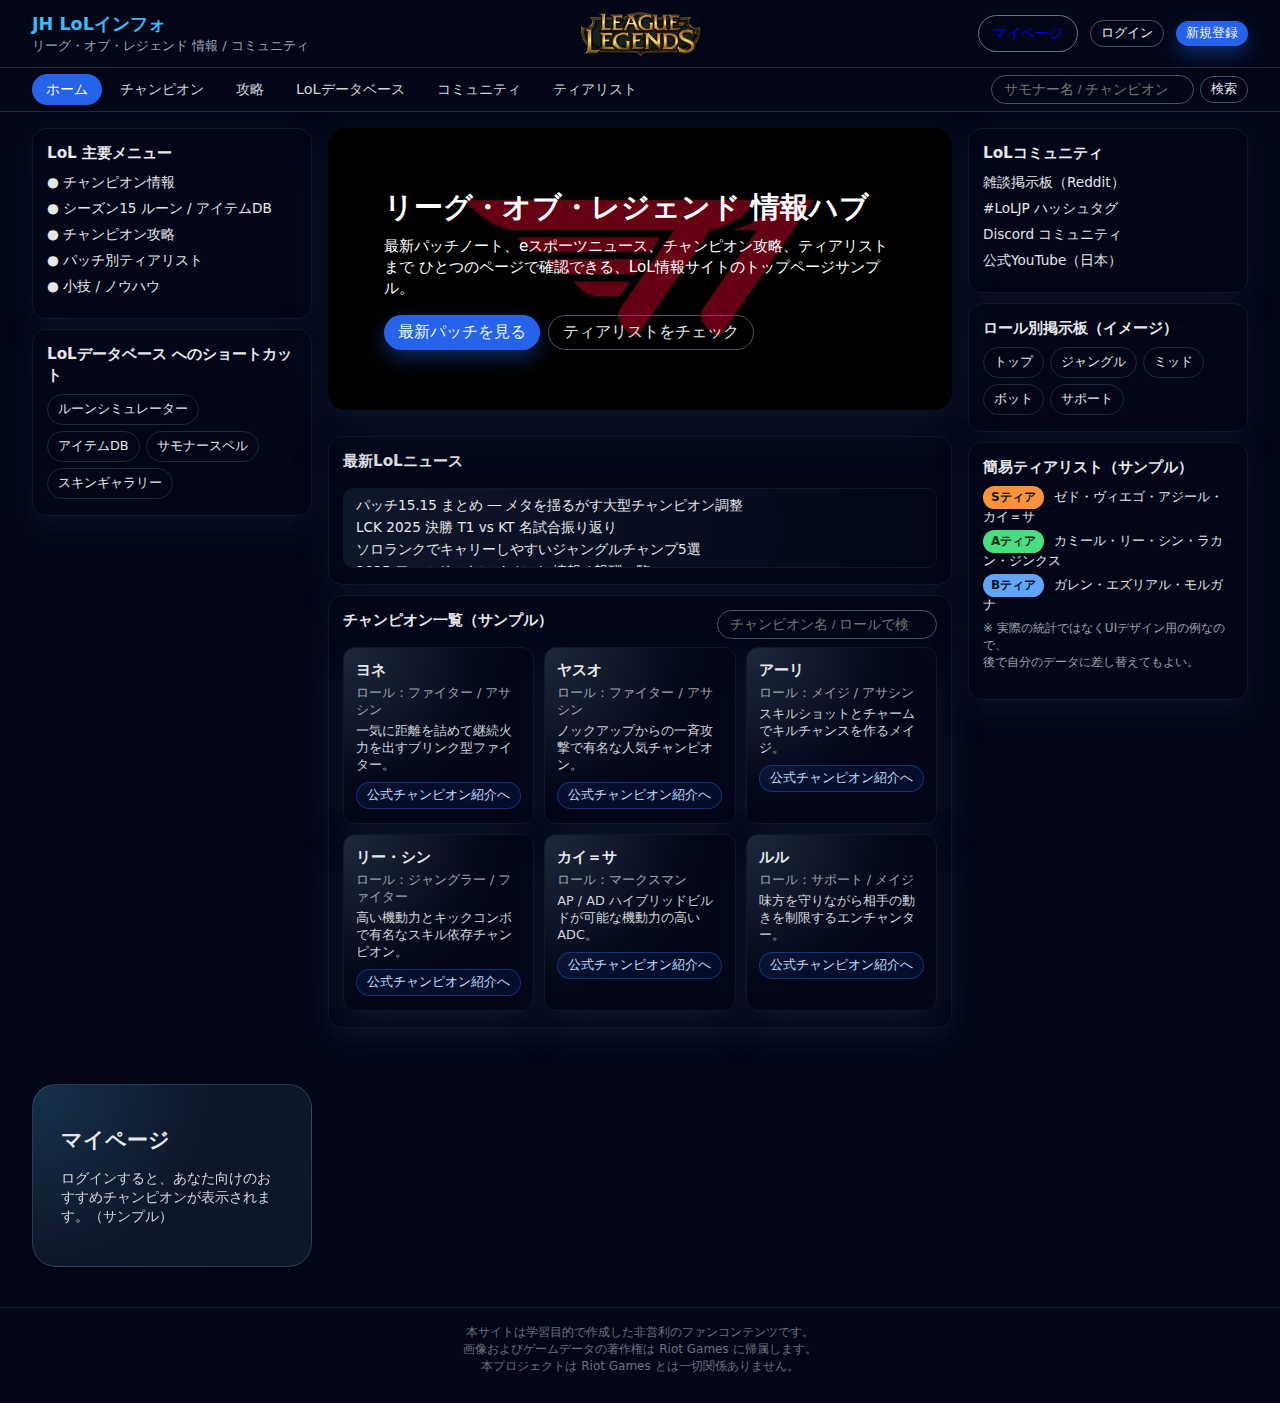
<file: index.html>
<!doctype html>
<html lang="ja">
  <head>
    <meta charset="utf-8">
    <title>JH LoLインフォ</title>
    <meta name="viewport" content="width=device-width, initial-scale=1">
    <link rel="stylesheet" href="styles.css">
  </head>
  <body>
    <header class="top-bar">
  <div class="top-bar-inner">
    <!-- 왼쪽: 사이트 로고 / 텍스트 -->
    <div class="logo-area">
      <div class="site-title">JH LoLインフォ</div>
      <div class="site-subtitle">リーグ・オブ・レジェンド 情報 / コミュニティ</div>
    </div>

    <!-- 가운데: LoL 로고 -->
    <div class="center-logo-area">
      <img src="images/lol_logo.png" class="lol-center-logo" alt="League of Legends Logo">
    </div>

    <!-- 오른쪽: 마이페이지 / 로그인 / 신규등록 -->
    <div class="auth-buttons">
      <a href="#" class="mypage-link">マイページ</a>
      <button id="loginBtn" class="btn-outline small">ログイン</button>
      <button id="signupBtn" class="btn-primary small">新規登録</button>
    </div>
  </div>
</header>

    <nav class="main-nav">
      <ul class="nav-left">
        <li class="nav-item active">
          <a href="#">ホーム</a>
        </li>

        <!-- チャンピオン（公式ページ） -->
        <li class="nav-item">
          <a href="https://www.leagueoflegends.com/ja-jp/champions/"
             target="_blank" rel="noopener noreferrer">
            チャンピオン
          </a>
        </li>

        <!-- 攻略 / 日本語DB（OP.GG 日本語版） -->
        <li class="nav-item">
          <a href="https://www.op.gg/?hl=ja_JP"
             target="_blank" rel="noopener noreferrer">
            攻略
          </a>
        </li>

        <!-- LoLデータベース（OP.GG 日本語版） -->
        <li class="nav-item">
          <a href="https://www.op.gg/?hl=ja_JP"
             target="_blank" rel="noopener noreferrer">
            LoLデータベース
          </a>
        </li>

        <!-- コミュニティ（Reddit） -->
        <li class="nav-item">
          <a href="https://www.reddit.com/r/leagueoflegends/"
             target="_blank" rel="noopener noreferrer">
            コミュニティ
          </a>
        </li>

        <!-- ティアリスト（OP.GG 日本語版） -->
        <li class="nav-item">
          <a href="https://www.op.gg/champions?hl=ja_JP"
             target="_blank" rel="noopener noreferrer">
            ティアリスト
          </a>
        </li>
      </ul>

      <div class="nav-search">
        <input type="search" placeholder="サモナー名 / チャンピオン検索">
        <button class="btn-outline small">検索</button>
      </div>
    </nav>

    <main class="layout">
      <!-- 左カラム -->
      <aside class="col-left">
        <section class="panel">
          <h2 class="panel-title">LoL 主要メニュー</h2>
          <ul class="link-list">
            <li>
              <a href="https://www.leagueoflegends.com/ja-jp/champions/"
                 target="_blank" rel="noopener noreferrer">
                ● チャンピオン情報
              </a>
            </li>
            <li>
              <a href="https://www.op.gg/?hl=ja_JP"
                 target="_blank" rel="noopener noreferrer">
                ● シーズン15 ルーン / アイテムDB
              </a>
            </li>
            <li>
              <a href="https://www.op.gg/champions?hl=ja_JP"
                 target="_blank" rel="noopener noreferrer">
                ● チャンピオン攻略
              </a>
            </li>
            <li>
              <a href="https://www.op.gg/champions?hl=ja_JP"
                 target="_blank" rel="noopener noreferrer">
                ● パッチ別ティアリスト
              </a>
            </li>
            <li>
              <a href="https://www.reddit.com/r/leagueoflegends/"
                 target="_blank" rel="noopener noreferrer">
                ● 小技 / ノウハウ
              </a>
            </li>
          </ul>
        </section>

        <section class="panel">
          <h2 class="panel-title">LoLデータベース へのショートカット</h2>
          <div class="chip-list">
            <a href="https://www.op.gg/champions?hl=ja_JP"
               target="_blank" rel="noopener noreferrer" class="chip">
              ルーンシミュレーター
            </a>
            <a href="https://www.op.gg/items?hl=ja_JP"
               target="_blank" rel="noopener noreferrer" class="chip">
              アイテムDB
            </a>
            <a href="https://www.op.gg/summoners?hl=ja_JP"
               target="_blank" rel="noopener noreferrer" class="chip">
              サモナースペル
            </a>
            <a href="https://www.op.gg/champions?hl=ja_JP"
               target="_blank" rel="noopener noreferrer" class="chip">
              スキンギャラリー
            </a>
          </div>
        </section>
      </aside>

      <!-- 中央カラム -->
      <section class="col-center">
        <!-- ヒーローカード -->
        <section class="hero-card">
          <div class="hero-text">
            <h1>リーグ・オブ・レジェンド 情報ハブ</h1>
            <p>
              最新パッチノート、eスポーツニュース、チャンピオン攻略、ティアリストまで
              ひとつのページで確認できる、LoL情報サイトのトップページサンプル。
            </p>
            <div class="hero-actions">
              <a href="https://www.leagueoflegends.com/ja-jp/news/tags/patch-notes/"
                 target="_blank" rel="noopener noreferrer"
                 class="btn-primary">
                最新パッチを見る
              </a>
              <a href="https://www.op.gg/champions?hl=ja_JP"
                 target="_blank" rel="noopener noreferrer"
                 class="btn-outline">
                ティアリストをチェック
              </a>
            </div>
          </div>
        </section>

        <!-- ニュース（ティッカーつき） -->
        <section class="panel" id="news">
          <div class="panel-header">
            <h2 class="panel-title">最新LoLニュース</h2>
          </div>
          <div class="news-ticker">
            <ul class="ticker-list">
              <li>パッチ15.15 まとめ ― メタを揺るがす大型チャンピオン調整</li>
              <li>LCK 2025 決勝 T1 vs KT 名試合振り返り</li>
              <li>ソロランクでキャリーしやすいジャングルチャンプ5選</li>
              <li>2025 ワールドスキンイベント 情報 / 報酬一覧</li>
              <li>初心者向け：ロール別おすすめチャンピオン入門</li>
            </ul>
          </div>
        </section>

        <!-- チャンピオン一覧 + 検索 -->
        <section class="panel" id="champions-section">
          <div class="panel-header between">
            <h2 class="panel-title">チャンピオン一覧（サンプル）</h2>
            <div class="champion-search">
              <input
                type="search"
                id="champion-search-input"
                placeholder="チャンピオン名 / ロールで検索">
            </div>
          </div>

          <div class="champion-grid">
            <!-- チャンピオンカード：必要に応じてコピーして増やせば 됨 -->
            <article class="champion-card"
                     data-name="ヨネ"
                     data-role="ファイター アサシン">
              <h3>ヨネ</h3>
              <p class="champ-meta">ロール：ファイター / アサシン</p>
              <p class="champ-desc">一気に距離を詰めて継続火力を出すブリンク型ファイター。</p>
              <a href="https://www.leagueoflegends.com/ja-jp/champions/yone/"
                 target="_blank" rel="noopener noreferrer"
                 class="champ-link">
                公式チャンピオン紹介へ
              </a>
            </article>

            <article class="champion-card"
                     data-name="ヤスオ"
                     data-role="ファイター アサシン">
              <h3>ヤスオ</h3>
              <p class="champ-meta">ロール：ファイター / アサシン</p>
              <p class="champ-desc">ノックアップからの一斉攻撃で有名な人気チャンピオン。</p>
              <a href="https://www.leagueoflegends.com/ja-jp/champions/yasuo/"
                 target="_blank" rel="noopener noreferrer"
                 class="champ-link">
                公式チャンピオン紹介へ
              </a>
            </article>

            <article class="champion-card"
                     data-name="アーリ"
                     data-role="メイジ アサシン">
              <h3>アーリ</h3>
              <p class="champ-meta">ロール：メイジ / アサシン</p>
              <p class="champ-desc">スキルショットとチャームでキルチャンスを作るメイジ。</p>
              <a href="https://www.leagueoflegends.com/ja-jp/champions/ahri/"
                 target="_blank" rel="noopener noreferrer"
                 class="champ-link">
                公式チャンピオン紹介へ
              </a>
            </article>

            <article class="champion-card"
         data-name="リー・シン"
         data-role="ジャングラー ファイター">
  <h3>リー・シン</h3>
  <p class="champ-meta">ロール：ジャングラー / ファイター</p>
  <p class="champ-desc">高い機動力とキックコンボで有名なスキル依存チャンピオン。</p>
  <a href="https://www.leagueoflegends.com/ja-jp/champions/leesin/"
     target="_blank" rel="noopener noreferrer"
     class="champ-link">
    公式チャンピオン紹介へ
  </a>
</article>


            <article class="champion-card"
                     data-name="カイサ"
                     data-role="マークスマン">
              <h3>カイ＝サ</h3>
              <p class="champ-meta">ロール：マークスマン</p>
              <p class="champ-desc">AP / AD ハイブリッドビルドが可能な機動力の高いADC。</p>
              <a href="https://www.leagueoflegends.com/ja-jp/champions/kaisa/"
                 target="_blank" rel="noopener noreferrer"
                 class="champ-link">
                公式チャンピオン紹介へ
              </a>
            </article>

            <article class="champion-card"
                     data-name="ルル"
                     data-role="サポート メイジ">
              <h3>ルル</h3>
              <p class="champ-meta">ロール：サポート / メイジ</p>
              <p class="champ-desc">味方を守りながら相手の動きを制限するエンチャンター。</p>
              <a href="https://www.leagueoflegends.com/ja-jp/champions/lulu/"
                 target="_blank" rel="noopener noreferrer"
                 class="champ-link">
                公式チャンピオン紹介へ
              </a>
            </article>
          </div>
        </section>
      </section>

      <!-- 右カラム -->
      <aside class="col-right">
        <section class="panel">
          <h2 class="panel-title">LoLコミュニティ</h2>
          <ul class="link-list">
            <li>
              <a href="https://www.reddit.com/r/leagueoflegends/"
                 target="_blank" rel="noopener noreferrer">
                雑談掲示板（Reddit）
              </a>
            </li>
            <li>
              <a href="https://twitter.com/search?q=%23LoLJP"
                 target="_blank" rel="noopener noreferrer">
                #LoLJP ハッシュタグ
              </a>
            </li>
            <li>
              <a href="https://disboard.org/ja/servers/tag/league-of-legends"
                 target="_blank" rel="noopener noreferrer">
                Discord コミュニティ
              </a>
            </li>
            <li>
              <a href="https://www.youtube.com/@RiotGamesJapan" target="_blank" rel="noopener noreferrer">
                 公式YouTube（日本）
              </a>
            </li>
          </ul>
        </section>

        <section class="panel">
          <h2 class="panel-title">ロール別掲示板（イメージ）</h2>
          <div class="chip-list">
            <button class="chip">トップ</button>
            <button class="chip">ジャングル</button>
            <button class="chip">ミッド</button>
            <button class="chip">ボット</button>
            <button class="chip">サポート</button>
          </div>
        </section>

        <section class="panel">
          <h2 class="panel-title">簡易ティアリスト（サンプル）</h2>
          <p class="tier-row">
            <span class="tier-badge tier-s">Sティア</span>
            ゼド・ヴィエゴ・アジール・カイ＝サ
          </p>
          <p class="tier-row">
            <span class="tier-badge tier-a">Aティア</span>
            カミール・リー・シン・ラカン・ジンクス
          </p>
          <p class="tier-row">
            <span class="tier-badge tier-b">Bティア</span>
            ガレン・エズリアル・モルガナ
          </p>
          <p class="note">
            ※ 実際の統計ではなくUIデザイン用の例なので、<br>
            後で自分のデータに差し替えてもよい。
          </p>
        </section>
        </aside>

      <section id="mypageSection" class="mypage-section">
        <h2 class="mypage-title">マイページ</h2>
        <p id="mypageIntro" class="mypage-intro">
          ログインすると、あなた向けのおすすめチャンピオンが表示されます。（サンプル）
        </p>
        <div class="mypage-grid" id="mypageFavList"></div>
      </section>

    </main>




    <footer class="site-footer">
      本サイトは学習目的で作成した非営利のファンコンテンツです。<br>
      画像およびゲームデータの著作権は Riot Games に帰属します。<br>
      本プロジェクトは Riot Games とは一切関係ありません。
    </footer>

    <script>
        // ===============================
        // 챔피언 검색
        // ===============================
        function setupChampionSearch() {
          const input = document.getElementById("champion-search-input");
          const cards = document.querySelectorAll(".champion-card");

          if (!input || !cards.length) return;

          input.addEventListener("input", () => {
            const keyword = input.value.trim().toLowerCase();

            cards.forEach((card) => {
              const name = (card.dataset.name || "").toLowerCase();
              const role = (card.dataset.role || "").toLowerCase();
              const text = card.textContent.toLowerCase();

              const match =
                keyword === "" ||
                name.includes(keyword) ||
                role.includes(keyword) ||
                text.includes(keyword);

              card.style.display = match ? "" : "none";
            });
          });
        }

        // ===============================
        // 마이페이지 추천 챔피언 데이터
        // ===============================
        const favoriteChampsSample = [
          {
            name: "ヤスオ",
            role: "ファイター / アサシン",
            lane: "ミッド / ボット",
            tier: "A",
            desc: "ソロキルと集団戦のどちらでもキャリーを狙える、操作難易度高めの人気チャンピオン。"
          },
          {
            name: "ヨネ",
            role: "ファイター / アサシン",
            lane: "ミッド / トップ",
            tier: "A",
            desc: "ロングトレードと一気に距離を詰めるコンボが得意な、兄弟チャンピオン。"
          },
          {
            name: "アーリ",
            role: "メイジ / アサシン",
            lane: "ミッド",
            tier: "S",
            desc: "ローム性能とピック性能が高く、初心者〜上級者まで幅広く使われる安定チャンピオン。"
          }
        ];

        // ===============================
        // 마이페이지 렌더링
        // ===============================
        function renderMyPage(userName) {
          const introEl = document.getElementById("mypageIntro");
          const listEl  = document.getElementById("mypageFavList");

          if (!introEl || !listEl) return;

          if (userName) {
            introEl.textContent = `${userName} さん向けおすすめチャンピオン（サンプル）`;
          } else {
            introEl.textContent =
              "ログインすると、あなた向けのおすすめチャンピオンが表示されます。（サンプル）";
          }

          if (!userName) {
            listEl.innerHTML = "";
            return;
          }

          listEl.innerHTML = favoriteChampsSample
            .map((c) => {
              const tierClass =
                c.tier === "S"
                  ? "tier-badge tier-s"
                  : c.tier === "A"
                  ? "tier-badge tier-a"
                  : "tier-badge tier-b";

              return `
                <article class="mypage-champ-card">
                  <div class="mypage-champ-header">
                    <div>
                      <div class="mypage-champ-name">${c.name}</div>
                      <div class="mypage-champ-role">${c.role}</div>
                    </div>
                    <span class="${tierClass}">${c.tier}ティア</span>
                  </div>
                  <div class="mypage-champ-lane">レーン：${c.lane}</div>
                  <p class="mypage-champ-desc">${c.desc}</p>
                </article>
              `;
            })
            .join("");
        }

        // ===============================
        // 로그인 + 마이페이지 초기화
        // ===============================
        function initAuthAndMyPage() {
          const loginBtn    = document.getElementById("loginBtn");
          const signupBtn   = document.getElementById("signupBtn");
          const userInfo    = document.getElementById("userInfo");
          const mypageLink  = document.getElementById("mypageLink");
          const mypageSection = document.getElementById("mypageSection");

          function showLoggedIn(name) {
            if (loginBtn)  loginBtn.style.display  = "none";
            if (signupBtn) signupBtn.style.display = "none";

            if (userInfo) {
              userInfo.style.display = "inline-flex";
              userInfo.textContent   = `${name} さんでログイン中（ログアウト）`;
            }

            renderMyPage(name);
          }

          function showLoggedOut() {
            if (loginBtn)  loginBtn.style.display  = "inline-flex";
            if (signupBtn) signupBtn.style.display = "inline-flex";

            if (userInfo) userInfo.style.display = "none";

            renderMyPage(null);
          }

          // 로그인 버튼
          if (loginBtn) {
            loginBtn.addEventListener("click", () => {
              const name = prompt("ユーザー名を入力してください（デモ用）");
              if (!name) return;
              showLoggedIn(name.trim());
            });
          }

          // 신규 등록 버튼
          if (signupBtn) {
            signupBtn.addEventListener("click", () => {
              const name = prompt("新規登録：ユーザー名を入力してください（デモ用）");
              if (!name) return;
              showLoggedIn(name.trim());
            });
          }

          // 로그인 텍스트 클릭 → 로그아웃
          if (userInfo) {
            userInfo.addEventListener("click", () => {
              const ok = confirm("ログアウトしますか？");
              if (ok) showLoggedOut();
            });
          }

          // 마이페이지 링크 클릭 → 섹션으로 스크롤
          if (mypageLink && mypageSection) {
            mypageLink.addEventListener("click", (e) => {
              e.preventDefault();
              mypageSection.scrollIntoView({ behavior: "smooth" });
            });
          }

          // 첫 로딩은 로그아웃 상태
          showLoggedOut();
        }

        // 이 스크립트는 body 맨 마지막에 있으니까 DOM은 이미 만들어진 상태
        setupChampionSearch();
        initAuthAndMyPage();
      </script>
      <!-- 🔼 여기까지 붙여넣기 🔼 -->

  </body>
</html>
</file>
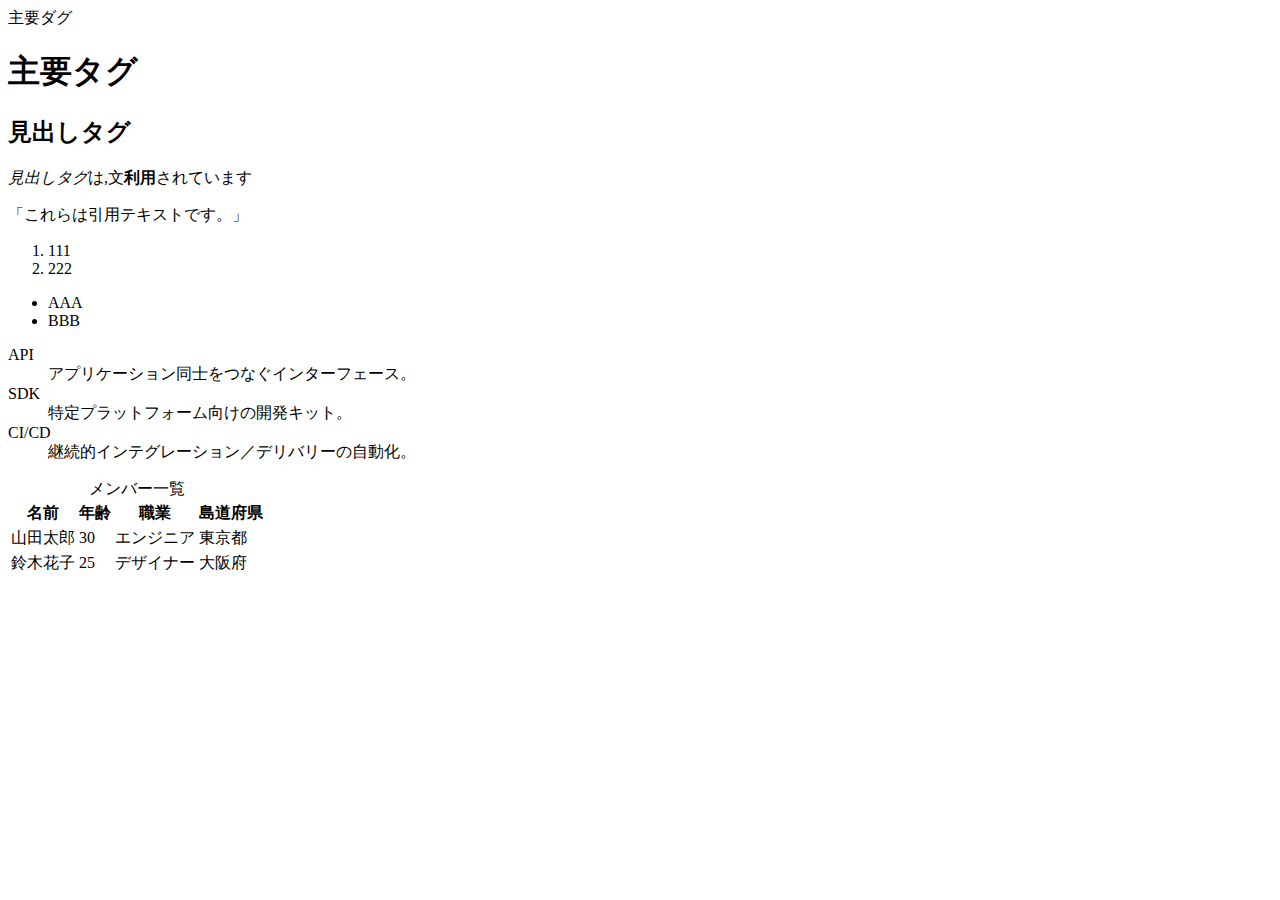
<file: 6th.html>
<DOCTYPE html>
<html lang="ja">
<head>
    <meta charset="UTF-8">
    <meta name="Viewport" content="width=device-width, initial-scale=1.0"
    <title>主要ダグ</title>
</head>
<body>
    <!-- ページ上部のナビゲーションや導入部分 -->
    <header>
        <nav>   

        </nav>
    </header>

    <!-- 作成するページの一番需要なコンテンツ入れるブロック -->
    <main> 
        <article> 
            <h1>主要タグ</h1>
            <section>
                <h2>見出しタグ</h2>
                <p><em>見出しタグ</em>は,文<strong>利用</strong>されています</p>
            </section>

            <section>
                <q>これらは引用テキストです。</q>
            </section>

            <section>
                <ol>
                    <li>111</li>
                    <li>222</li>
                </ol>

                <ul>
                    <li>AAA</li>
                    <li>BBB</li>
                </ul>

                <dl>
                    <dt>API</dt>
                    <dd>アプリケーション同士をつなぐインターフェース。</dd>
                  
                    <dt>SDK</dt>
                    <dd>特定プラットフォーム向けの開発キット。</dd>
                  
                    <dt>CI/CD</dt>
                    <dd>継続的インテグレーション／デリバリーの自動化。</dd>
                </dl>
            </section>

            <section>
                <table>
                    <caption>メンバー一覧</caption>
                    <thead>
                        <tr>
                            <th>名前</th>
                            <th>年齢</th>
                            <th>職業</th>
                            <th>島道府県</th>
                        </tr>
                    </thead>
                    <tbody>
                        <tr>
                            <td>山田太郎</td>
                            <td>30</td>
                            <td>エンジニア</td>
                            <td>東京都</td>
                        </tr>
                        <tr>
                            <td>鈴木花子</td>
                            <td>25</td>
                            <td>デザイナー</td>
                            <td>大阪府</td>
                        </tr>
                    </tbody>
                </table>
            </section>


        </article>
    </main>

    <!-- ページ下部のサイトリンク集や問い合わせ誘導など -->
    <footer>

    </footer>
</body>
</html>
</file>
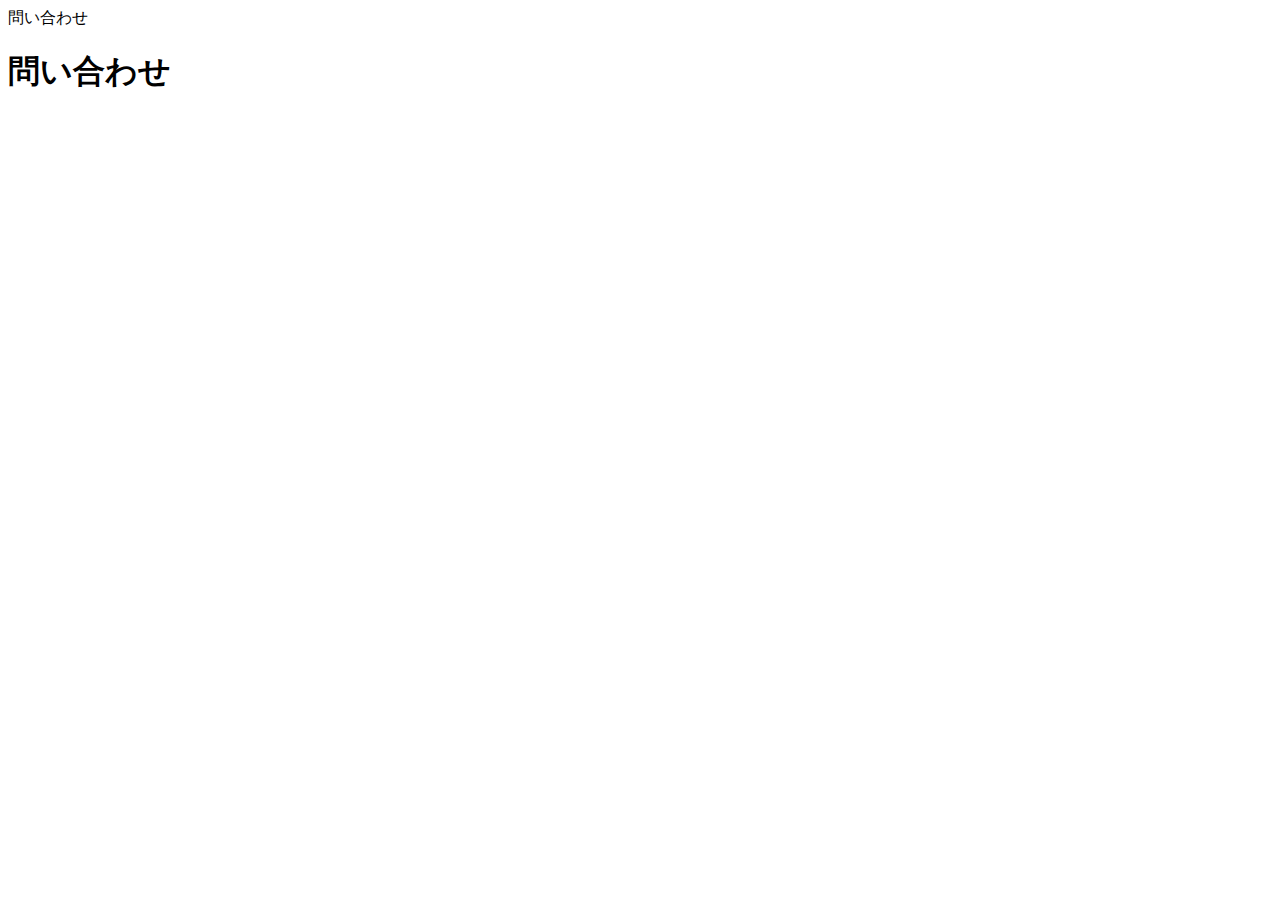
<file: contact.html>
<DOCTYPE html>
<html lang="ja">
<head>
    <meta charset="UTF-8">
    <meta name="Viewport" content="width=device-width, initial-scale=1.0"
    <title>問い合わせ</title>
</head>
<body>
    <h1>問い合わせ</h1>
</body>
</html>
</file>
<file: styles.css>
/* 리셋 */
*,
*::before,
*::after {
  box-sizing: border-box;
}

body {
  margin: 0;
  font-family: -apple-system, BlinkMacSystemFont, system-ui, sans-serif;
  background-color: #020617;
  color: #e5e7eb;
  /* 필요하면 여기에도 배경 이미지 추가 가능 */
  /* background-image: url("images/t1_logo.jpg");
     background-size: cover;
     background-position: center; */
}

.top-bar {
  background-color: #020617;
  border-bottom: 1px solid #1f2937;
}

/* 실제 정렬은 top-bar-inner가 담당 */
.top-bar-inner {
  display: flex;
  align-items: center;
  justify-content: space-between;
  padding: 12px 32px;
  position: relative; /* ★ 가운데 로고의 기준점 */
}


/* 중앙 로고 영역 */
.center-logo-area {
  position: absolute;
  left: 50%;
  transform: translateX(-50%);
}

.lol-center-logo {
  height: 50px;
  display: block;
}

.logo-area .site-title {
  font-size: 1.1rem;
  font-weight: 700;
  color: #38bdf8;
}

.logo-area .site-subtitle {
  font-size: 0.8rem;
  color: #9ca3af;
  margin-top: 2px;
}

.auth-area {
  display: flex;
  gap: 8px;
}

/* 버튼 공통 */
button,
.btn-primary,
.btn-outline,
.btn-ghost,
.champ-link {
  border: none;
  cursor: pointer;
  font: inherit;
}

.btn-primary,
.btn-outline,
.btn-ghost,
.champ-link {
  display: inline-flex;
  align-items: center;
  justify-content: center;
  padding: 6px 14px;
  border-radius: 999px;
  text-decoration: none;
  transition: transform 0.15s ease, box-shadow 0.15s ease, background-color 0.15s ease,
    color 0.15s ease, border-color 0.15s ease;
}

.btn-primary {
  background: #2563eb;
  color: #eff6ff;
  box-shadow: 0 8px 20px rgba(37, 99, 235, 0.4);
}

.btn-primary:hover {
  background: #1d4ed8;
  transform: translateY(-1px);
  box-shadow: 0 12px 28px rgba(37, 99, 235, 0.55);
}

.btn-outline {
  background: transparent;
  color: #e5e7eb;
  border: 1px solid #4b5563;
}

.btn-outline:hover {
  background: rgba(15, 23, 42, 0.9);
  border-color: #e5e7eb;
  transform: translateY(-1px);
}

.btn-ghost {
  background: transparent;
  color: #e5e7eb;
  border-radius: 999px;
  padding: 6px 12px;
}

.btn-ghost:hover {
  background: rgba(15, 23, 42, 0.9);
  transform: translateY(-1px);
}

.small {
  font-size: 0.8rem;
  padding: 4px 10px;
}

/* 네비게이션 */
.main-nav {
  display: flex;
  align-items: center;
  justify-content: space-between;
  padding: 6px 32px;
  background-color: #020617;
  border-bottom: 1px solid #1f2937;
  position: sticky;
  top: 0;
  z-index: 10;
}

.nav-left {
  display: flex;
  gap: 4px;
  list-style: none;
  padding: 0;
  margin: 0;
}

.nav-item a {
  display: block;
  padding: 6px 14px;
  border-radius: 999px;
  text-decoration: none;
  color: #d1d5db;
  font-size: 0.9rem;
  transition: background-color 0.15s ease, color 0.15s ease, transform 0.15s ease;
}

.nav-item a:hover {
  background-color: #1f2937;
  color: #f9fafb;
  transform: translateY(-1px);
}

.nav-item.active a {
  background-color: #2563eb;
  color: #f9fafb;
}

.nav-search {
  display: flex;
  align-items: center;
  gap: 6px;
}

.nav-search input {
  background-color: #020617;
  border-radius: 999px;
  border: 1px solid #4b5563;
  padding: 6px 12px;
  color: #e5e7eb;
  font-size: 0.85rem;
}

/* 레이아웃 */
.layout {
  display: grid;
  grid-template-columns: 280px minmax(0, 1.9fr) 280px;
  gap: 16px;
  padding: 16px 32px 40px;
}

/* 공통 패널 */
.panel {
  background-color: #020617;
  border-radius: 14px;
  padding: 14px 14px 16px;
  box-shadow: 0 10px 30px rgba(15, 23, 42, 0.8);
  border: 1px solid #111827;
}

.panel-title {
  font-size: 0.95rem;
  margin: 0 0 8px;
}

.panel-header {
  display: flex;
  align-items: center;
  justify-content: flex-start;
  gap: 12px;
  margin-bottom: 8px;
}

.panel-header.between {
  justify-content: space-between;
}

/* 히어로 카드 (배경 이미지) */
.hero-card {
  position: relative;
  border-radius: 18px;
  padding: 60px 56px;
  overflow: hidden;
  color: #ffffff;
  margin-bottom: 16px;
  min-height: 280px;
  box-shadow: 0 18px 45px rgba(15, 23, 42, 0.9);
}

.hero-card::before {
  content: "";
  position: absolute;
  inset: 0;
  background-image: url("images/t1.jpg");

  background-size: cover;
  background-position: center;
  background-repeat: no-repeat;
  filter: brightness(0.45);
  z-index: 0;
}


.hero-card * {
  position: relative;
  z-index: 1;
}

.hero-text h1 {
  margin: 0 0 8px;
  font-size: 1.8rem;
}

.hero-text p {
  margin: 0 0 16px;
  max-width: 520px;
  font-size: 0.95rem;
}

.hero-actions {
  display: flex;
  gap: 8px;
  flex-wrap: wrap;
}

/* 링크 리스트 / 칩 */
.link-list {
  list-style: none;
  padding: 0;
  margin: 0;
}

.link-list li {
  margin-bottom: 6px;
}

.link-list a {
  color: #e5e7eb;
  text-decoration: none;
  font-size: 0.85rem;
}

.link-list a:hover {
  text-decoration: underline;
}

.chip-list {
  display: flex;
  flex-wrap: wrap;
  gap: 6px;
}

.chip {
  border-radius: 999px;
  border: 1px solid #1f2937;
  background-color: #020617;
  padding: 6px 10px;
  font-size: 0.8rem;
  color: #e5e7eb;
  cursor: pointer;
  text-decoration: none;
  transition: background-color 0.15s ease, transform 0.15s ease, box-shadow 0.15s ease;
}

.chip:hover {
  background-color: #111827;
  transform: translateY(-1px);
  box-shadow: 0 8px 18px rgba(15, 23, 42, 0.9);
}

/* 뉴스 티커 */
.news-ticker {
  overflow: hidden;
  max-height: 80px;
  border-radius: 10px;
  background: radial-gradient(circle at left, #0f172a, #020617);
  border: 1px solid #111827;
}

.ticker-list {
  list-style: none;
  padding: 8px 12px;
  margin: 0;
  display: flex;
  flex-direction: column;
  gap: 4px;
  animation: ticker-scroll 16s linear infinite;
}

.ticker-list li {
  font-size: 0.85rem;
  white-space: nowrap;
  overflow: hidden;
  text-overflow: ellipsis;
}

@keyframes ticker-scroll {
  0% {
    transform: translateY(0);
  }
  100% {
    transform: translateY(-50%);
  }
}

/* 챔피언 카드 */
.champion-search input {
  background-color: #020617;
  border-radius: 999px;
  border: 1px solid #4b5563;
  padding: 6px 12px;
  color: #e5e7eb;
  font-size: 0.85rem;
  min-width: 220px;
}

.champion-grid {
  display: grid;
  grid-template-columns: repeat(auto-fill, minmax(190px, 1fr));
  gap: 10px;
  margin-top: 8px;
}

.champion-card {
  position: relative;
  padding: 12px 12px 14px;
  border-radius: 12px;
  background: radial-gradient(circle at top left, #1d283a, #020617 60%);
  border: 1px solid #111827;
  box-shadow: 0 14px 35px rgba(15, 23, 42, 0.95);
  transition: transform 0.16s ease, box-shadow 0.16s ease, border-color 0.16s ease;
}

.champion-card:hover {
  transform: translateY(-4px);
  box-shadow: 0 20px 50px rgba(15, 23, 42, 1);
  border-color: #2563eb;
}

.champion-card h3 {
  margin: 0 0 4px;
  font-size: 0.95rem;
}

.champ-meta {
  margin: 0 0 4px;
  font-size: 0.8rem;
  color: #9ca3af;
}

.champ-desc {
  margin: 0 0 8px;
  font-size: 0.8rem;
  color: #d1d5db;
}

.champ-link {
  font-size: 0.8rem;
  background-color: rgba(37, 99, 235, 0.1);
  color: #bfdbfe;
  border-radius: 999px;
  padding: 4px 10px;
  border: 1px solid rgba(37, 99, 235, 0.4);
}

.champ-link:hover {
  background-color: rgba(37, 99, 235, 0.2);
}

/* 티어리스트 */
.tier-row {
  margin: 4px 0;
  font-size: 0.8rem;
}

.tier-badge {
  display: inline-flex;
  align-items: center;
  justify-content: center;
  min-width: 44px;
  padding: 1px 6px;
  border-radius: 999px;
  font-size: 0.75rem;
  color: #020617;
  margin-right: 6px;
}

.tier-s {
  background-color: #f97316;
}

.tier-a {
  background-color: #22c55e;
}

.tier-b {
  background-color: #38bdf8;
}

.note {
  margin-top: 6px;
  font-size: 0.75rem;
  color: #9ca3af;
}

/* 레이아웃 컬럼 */
.col-left,
.col-center,
.col-right {
  display: flex;
  flex-direction: column;
  gap: 10px;
}

/* 푸터 */
.site-footer {
  text-align: center;
  font-size: 0.75rem;
  color: #6b7280;
  padding: 16px 12px 28px;
  border-top: 1px solid #111827;
}

/* 반응형 */
@media (max-width: 1100px) {
  .layout {
    grid-template-columns: 250px minmax(0, 2.1fr);
  }

  .col-right {
    display: none;
  }
}

@media (max-width: 780px) {
  .layout {
    grid-template-columns: minmax(0, 1fr);
    padding: 12px 14px 28px;
  }

  .col-left {
    order: 2;
  }

  .col-center {
    order: 1;
  }

  .main-nav {
    flex-direction: column;
    align-items: flex-start;
    gap: 8px;
  }

  .nav-left {
    flex-wrap: wrap;
  }

  .hero-card {
    padding: 40px 20px;
    min-height: 220px;
  }
}

/* --- 헤더 정렬 --- */
.top-bar-inner {
  display: flex;
  align-items: center;
  justify-content: space-between;
}

/* --- 로그인 / 마イページ 영역 --- */
.auth-buttons {
  display: flex;
  align-items: center;
  gap: 12px;
}

/* 로그인 상태 텍スト */
.user-info {
  font-size: 0.9rem;
  opacity: 0.9;
  cursor: pointer;
}

/* マイページ 링크 */
.mypage-link {
  font-size: 0.9rem;
  padding: 8px 14px;
  border-radius: 999px;
  border: 1px solid rgba(148, 163, 184, 0.7);
  text-decoration: none;
  display: inline-flex;
  align-items: center;
  justify-content: center;
  white-space: nowrap;
  transition: background 0.15s ease, box-shadow 0.15s ease, transform 0.15s ease;
}

.mypage-link:hover {
  background: rgba(56, 189, 248, 0.12);
  box-shadow: 0 0 12px rgba(56, 189, 248, 0.6);
  transform: translateY(-1px);
}

/* 버튼 hover */
.auth-buttons button {
  transition: background 0.15s ease, box-shadow 0.15s ease, transform 0.15s ease, filter 0.15s ease;
}

.auth-buttons button:hover {
  filter: brightness(1.08);
  box-shadow: 0 0 12px rgba(96, 165, 250, 0.6);
  transform: translateY(-1px);
}

/* --- マイページ セクション --- */

.mypage-section {
  margin-top: 40px;
  padding: 24px 28px;
  border-radius: 24px;
  background: radial-gradient(circle at top left, rgba(56, 189, 248, 0.16), transparent 55%),
              rgba(15, 23, 42, 0.95);
  border: 1px solid rgba(148, 163, 184, 0.25);
}

.mypage-title {
  font-size: 1.3rem;
  font-weight: 700;
  margin-bottom: 8px;
}

.mypage-intro {
  font-size: 0.9rem;
  opacity: 0.9;
  margin-bottom: 16px;
}

.mypage-grid {
  display: grid;
  grid-template-columns: repeat(auto-fit, minmax(220px, 1fr));
  gap: 16px;
}

.mypage-champ-card {
  padding: 14px 16px;
  border-radius: 18px;
  background: rgba(15, 23, 42, 0.9);
  border: 1px solid rgba(30, 64, 175, 0.7);
  display: flex;
  flex-direction: column;
  gap: 6px;
}

.mypage-champ-header {
  display: flex;
  align-items: center;
  justify-content: space-between;
}

.mypage-champ-name {
  font-weight: 600;
}

.mypage-champ-role {
  font-size: 0.8rem;
  opacity: 0.9;
}

.mypage-champ-lane {
  font-size: 0.75rem;
  opacity: 0.9;
}

.mypage-champ-desc {
  font-size: 0.8rem;
  opacity: 0.9;
}

.tier-badge {
  font-size: 0.75rem;
  padding: 3px 8px;
  border-radius: 999px;
  font-weight: 600;
}

.tier-s {
  background: #fb923c;
  color: #111827;
}
.tier-a {
  background: #4ade80;
  color: #052e16;
}
.tier-b {
  background: #60a5fa;
  color: #0b1220;
}
</file>
